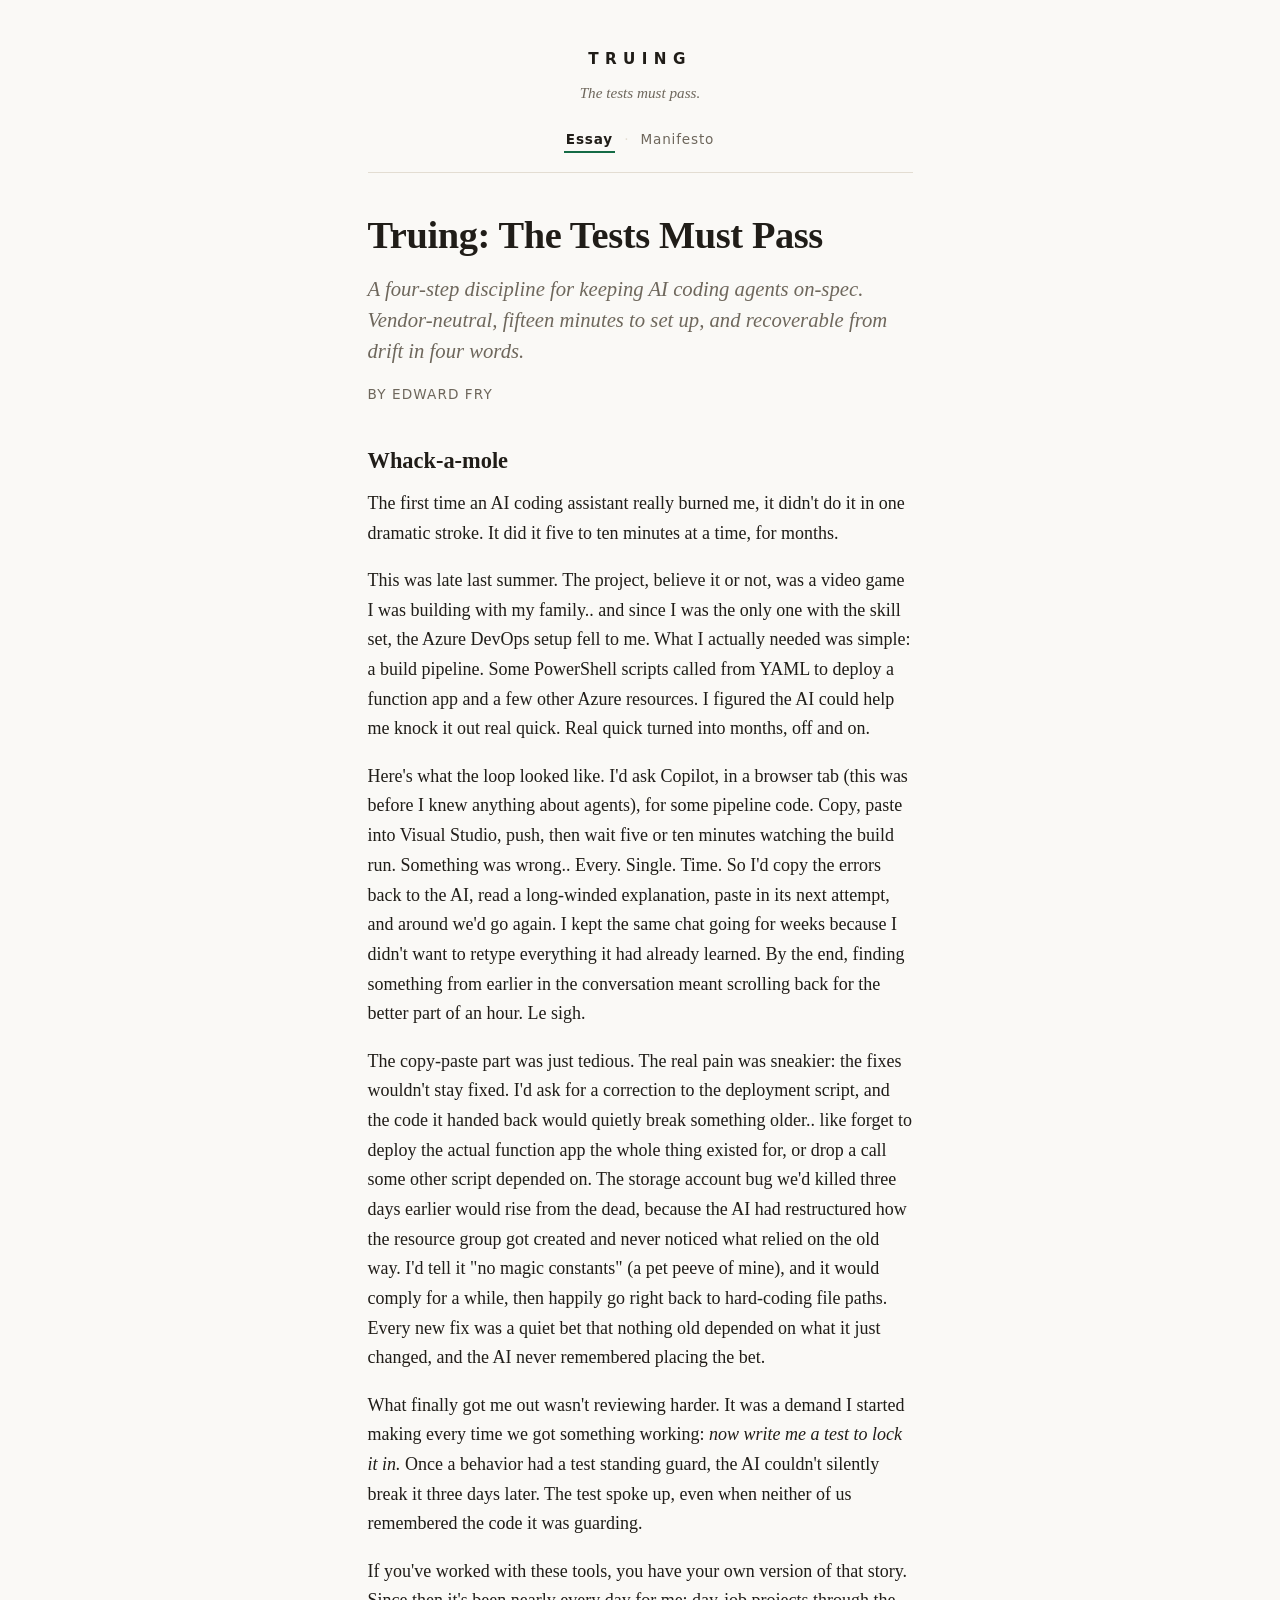
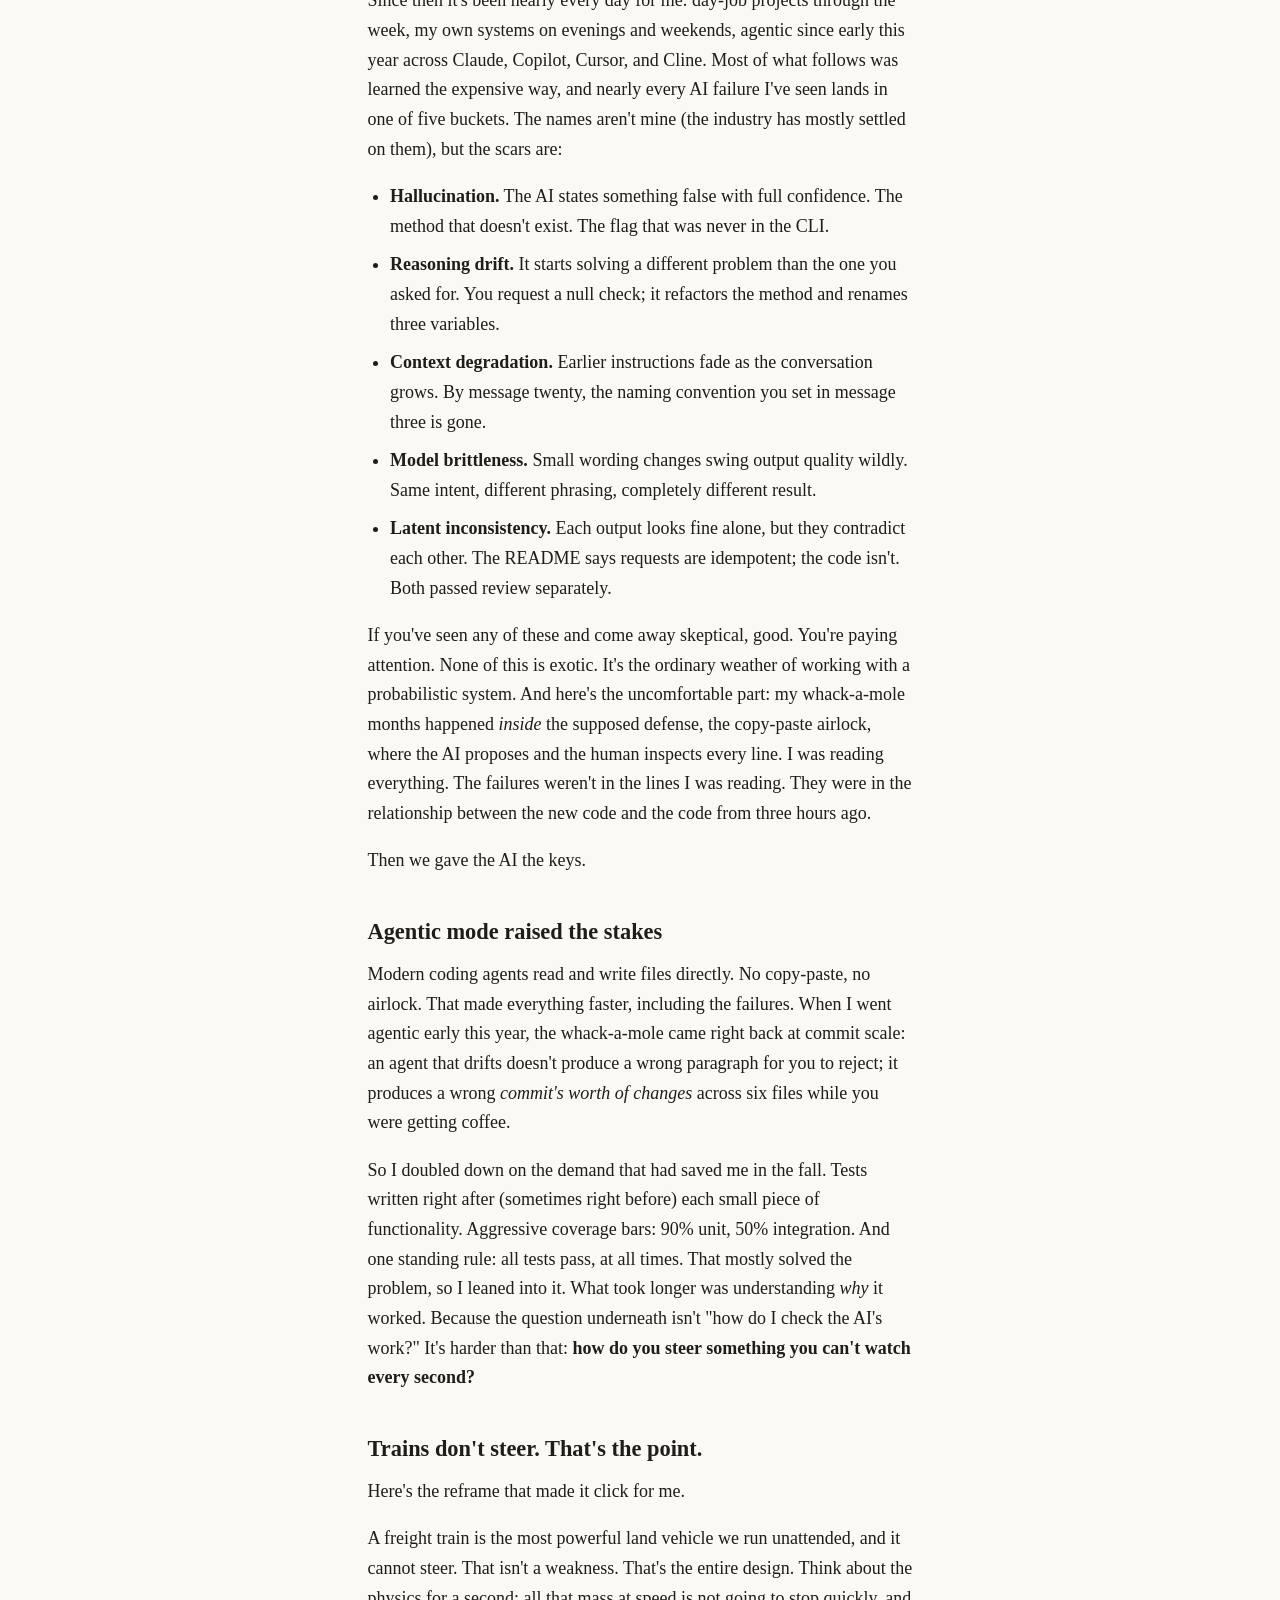
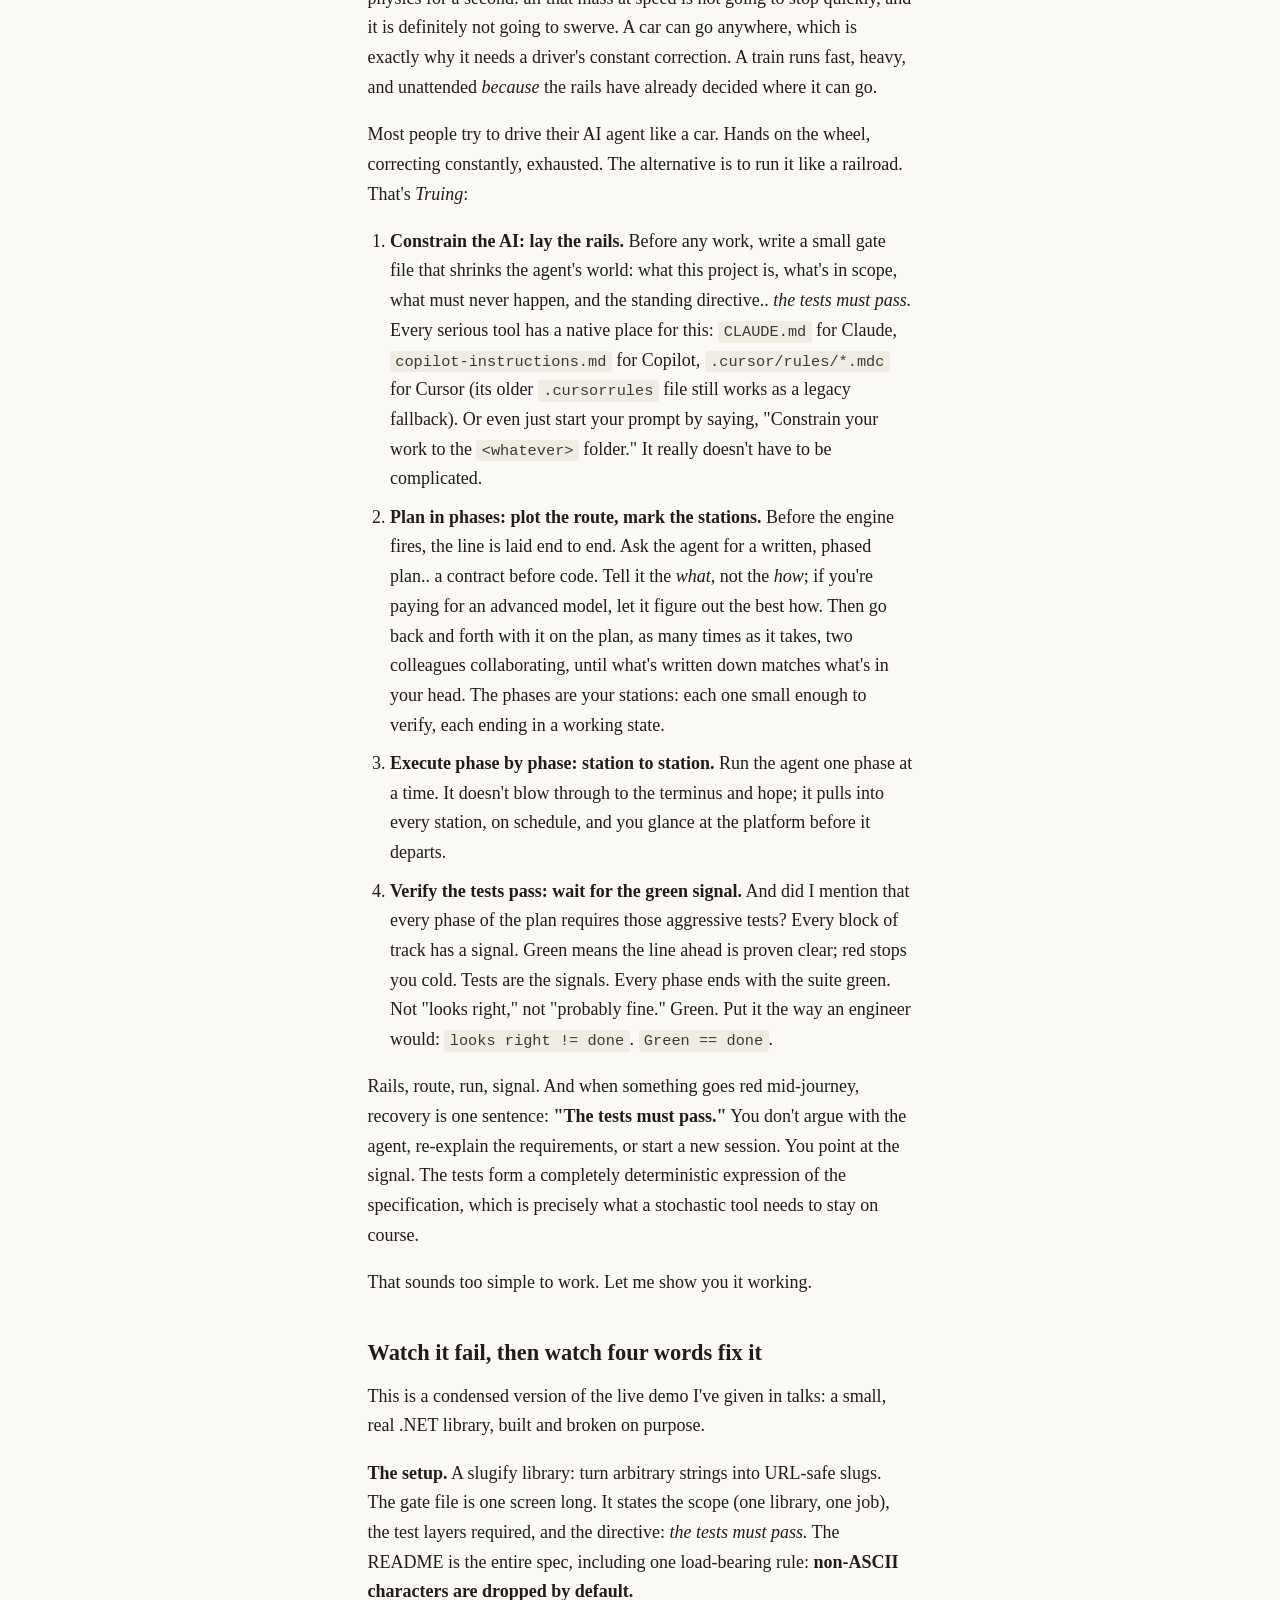
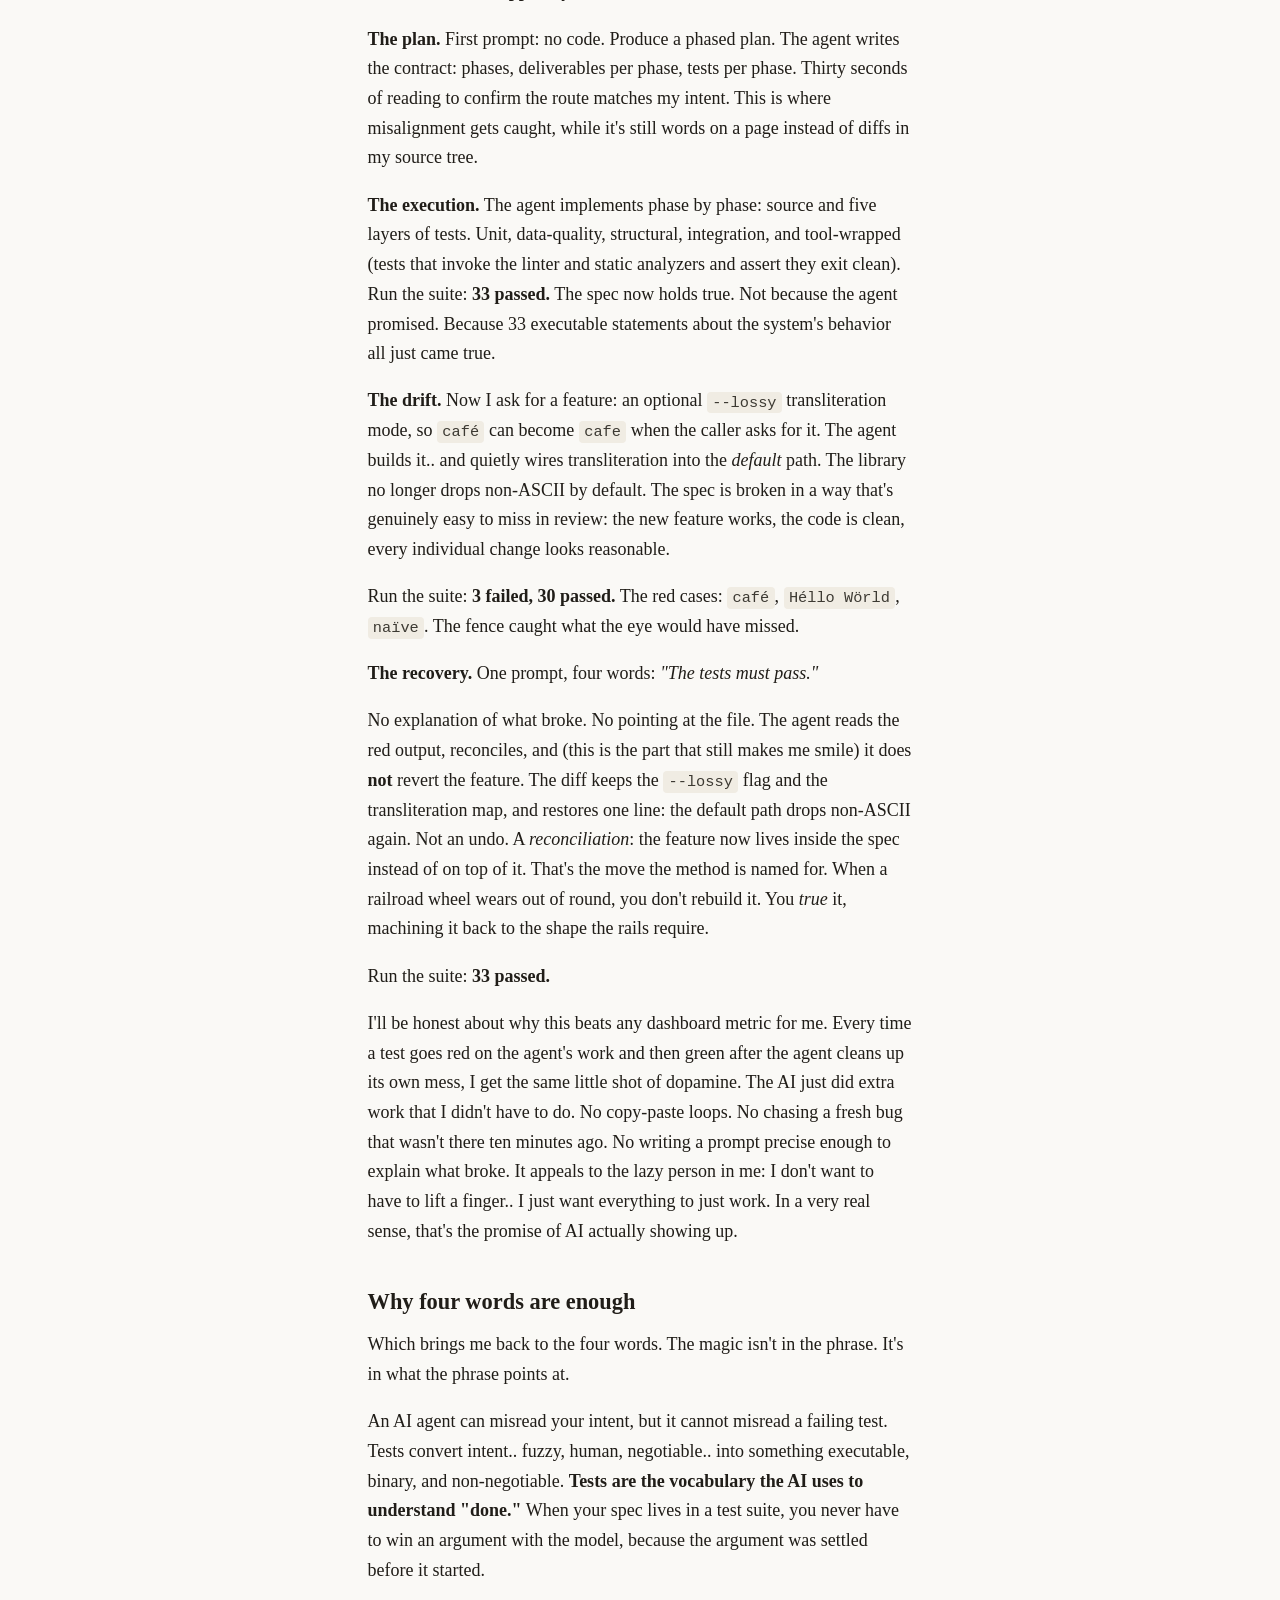
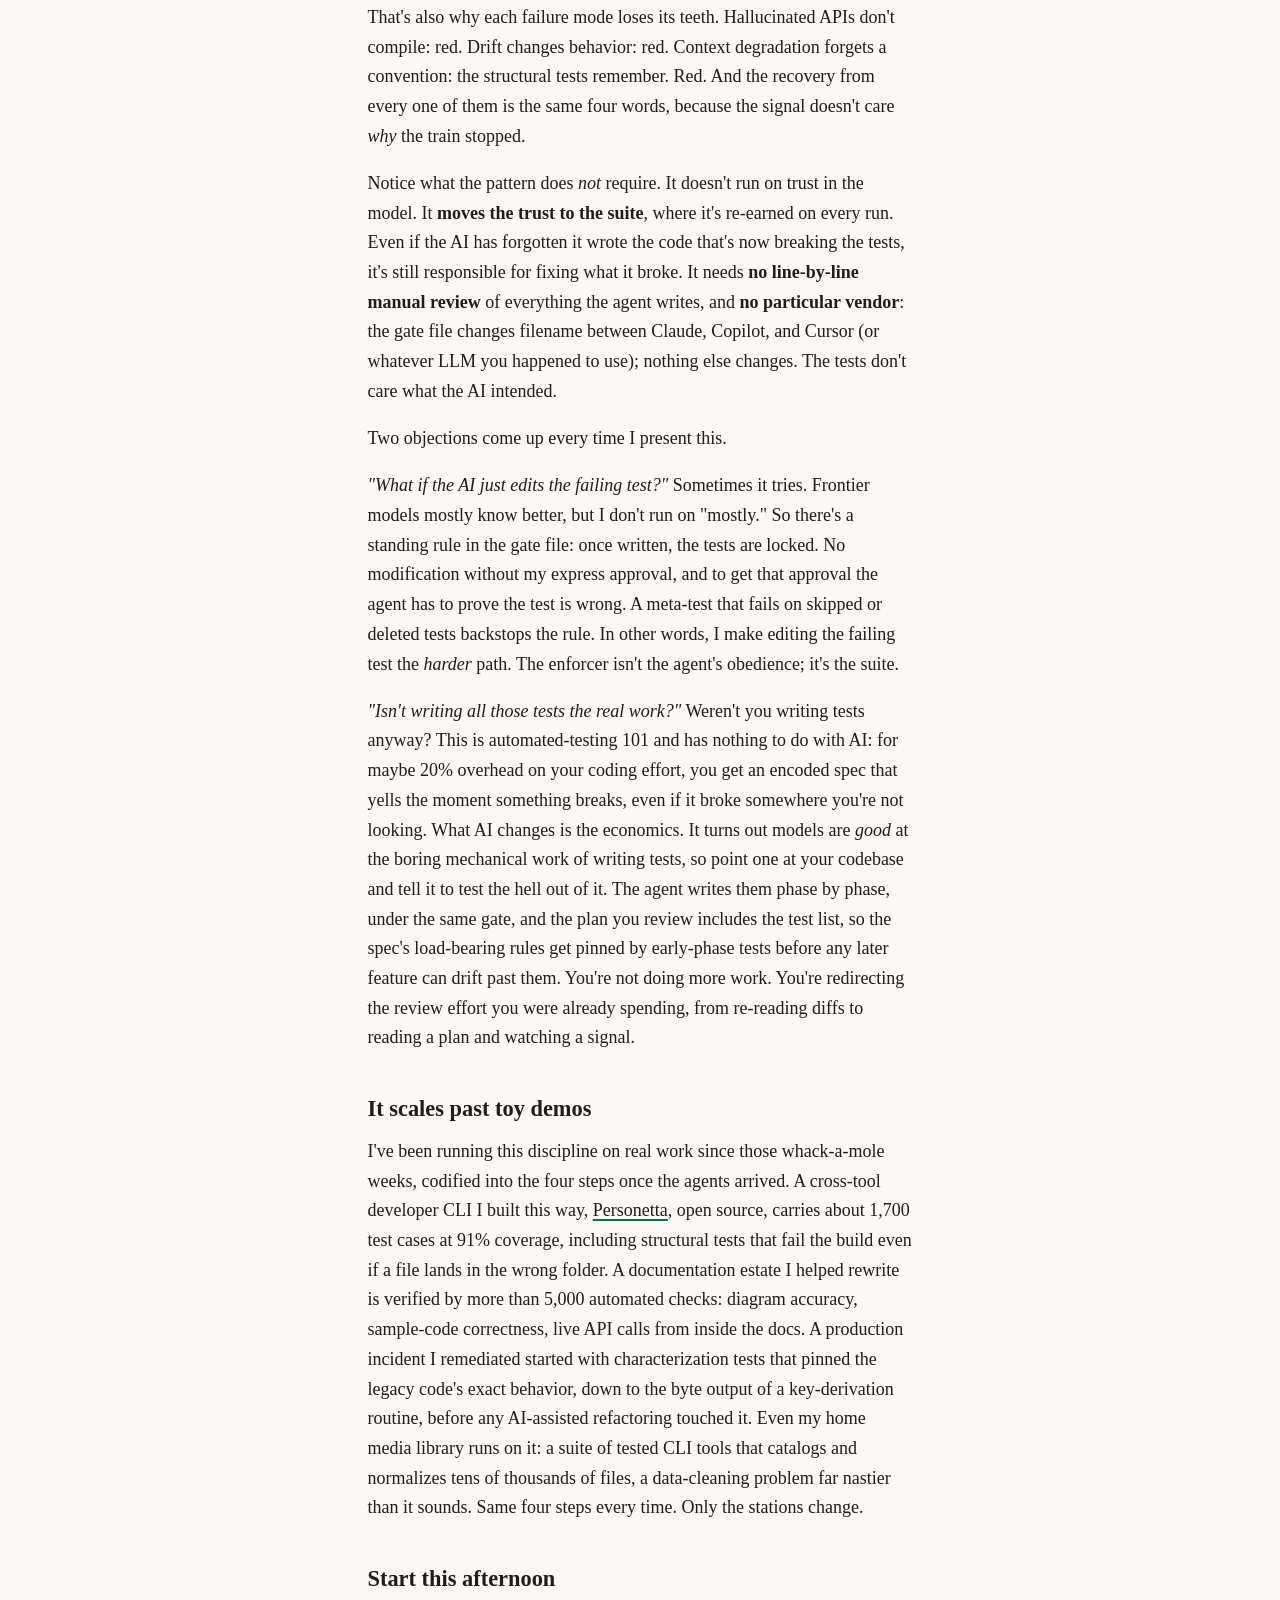
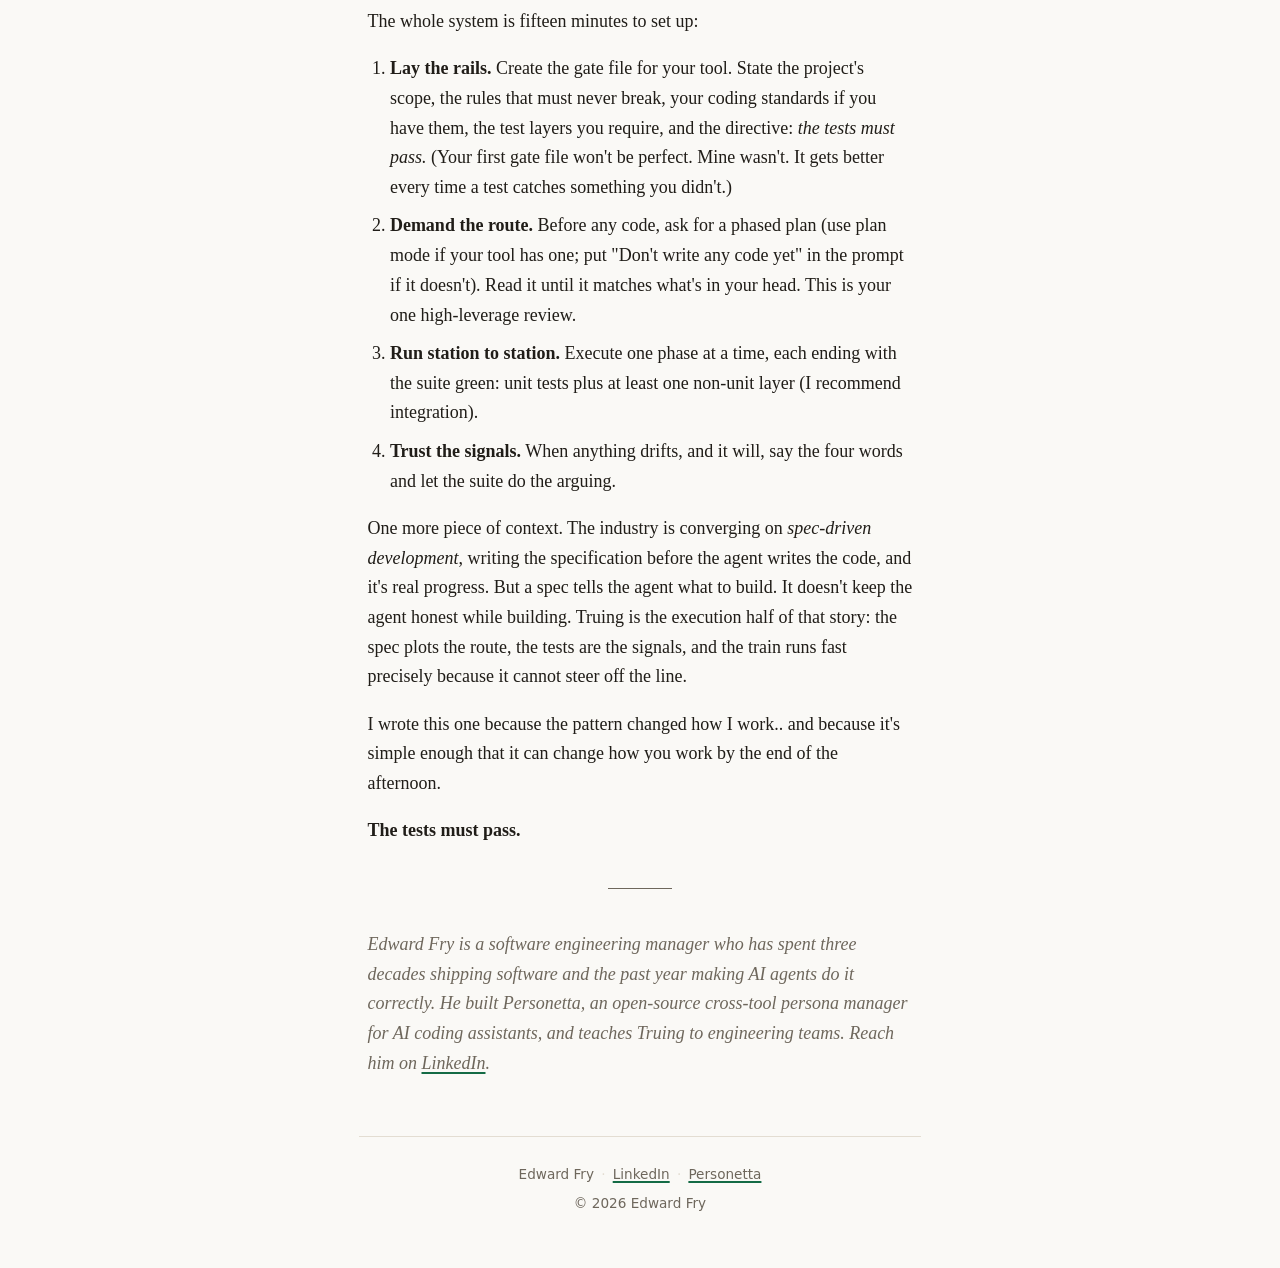
<file: index.html>
<!DOCTYPE html>
<html lang="en">
<head>
<meta charset="utf-8">
<meta name="viewport" content="width=device-width, initial-scale=1">
<title>Truing · quality-first AI development</title>
<meta name="description" content="Truing: a four-step discipline for keeping AI coding agents on-spec. Vendor-neutral, fifteen minutes to set up, and recoverable from drift in four words. By Edward Fry.">
<meta property="og:type" content="article">
<meta property="og:title" content="Truing: The Tests Must Pass">
<meta property="og:description" content="A four-step discipline for keeping AI coding agents on-spec. Vendor-neutral, fifteen minutes to set up, and recoverable from drift in four words.">
<meta property="og:url" content="https://truing-dev.github.io/">
<meta property="og:site_name" content="Truing">
<meta property="og:image" content="https://truing-dev.github.io/og-image.png">
<meta property="og:image:width" content="1200">
<meta property="og:image:height" content="630">
<meta property="og:image:alt" content="Truing — the tests must pass.">
<meta name="twitter:card" content="summary_large_image">
<meta name="twitter:image" content="https://truing-dev.github.io/og-image.png">
<meta name="theme-color" media="(prefers-color-scheme: light)" content="#faf9f6">
<meta name="theme-color" media="(prefers-color-scheme: dark)" content="#171512">
<link rel="icon" href="favicon.svg" type="image/svg+xml">
<link rel="icon" href="favicon-32.png" sizes="32x32" type="image/png">
<link rel="apple-touch-icon" href="apple-touch-icon.png">
<link rel="stylesheet" href="style.css">
</head>
<body>

<header class="site-header">
  <a class="wordmark" href="./">TRUING</a>
  <p class="tagline">The tests must pass.</p>
  <nav class="site-nav" aria-label="Site">
    <a href="./" aria-current="page">Essay</a><span class="sep" aria-hidden="true">·</span><a href="manifesto.html">Manifesto</a>
  </nav>
</header>

<main>
<article>
  <header>
    <h1>Truing: The Tests Must Pass</h1>
    <p class="standfirst">A four-step discipline for keeping AI coding agents on-spec. Vendor-neutral, fifteen minutes to set up, and recoverable from drift in four words.</p>
    <p class="byline">By Edward Fry</p>
  </header>

  <h2>Whack-a-mole</h2>

  <p>The first time an AI coding assistant really burned me, it didn't do it in one dramatic stroke. It did it five to ten minutes at a time, for months.</p>

  <p>This was late last summer. The project, believe it or not, was a video game I was building with my family.. and since I was the only one with the skill set, the Azure DevOps setup fell to me. What I actually needed was simple: a build pipeline. Some PowerShell scripts called from YAML to deploy a function app and a few other Azure resources. I figured the AI could help me knock it out real quick. Real quick turned into months, off and on.</p>

  <p>Here's what the loop looked like. I'd ask Copilot, in a browser tab (this was before I knew anything about agents), for some pipeline code. Copy, paste into Visual Studio, push, then wait five or ten minutes watching the build run. Something was wrong.. Every. Single. Time. So I'd copy the errors back to the AI, read a long-winded explanation, paste in its next attempt, and around we'd go again. I kept the same chat going for weeks because I didn't want to retype everything it had already learned. By the end, finding something from earlier in the conversation meant scrolling back for the better part of an hour. Le sigh.</p>

  <p>The copy-paste part was just tedious. The real pain was sneakier: the fixes wouldn't stay fixed. I'd ask for a correction to the deployment script, and the code it handed back would quietly break something older.. like forget to deploy the actual function app the whole thing existed for, or drop a call some other script depended on. The storage account bug we'd killed three days earlier would rise from the dead, because the AI had restructured how the resource group got created and never noticed what relied on the old way. I'd tell it "no magic constants" (a pet peeve of mine), and it would comply for a while, then happily go right back to hard-coding file paths. Every new fix was a quiet bet that nothing old depended on what it just changed, and the AI never remembered placing the bet.</p>

  <p>What finally got me out wasn't reviewing harder. It was a demand I started making every time we got something working: <em>now write me a test to lock it in.</em> Once a behavior had a test standing guard, the AI couldn't silently break it three days later. The test spoke up, even when neither of us remembered the code it was guarding.</p>

  <p>If you've worked with these tools, you have your own version of that story. Since then it's been nearly every day for me: day-job projects through the week, my own systems on evenings and weekends, agentic since early this year across Claude, Copilot, Cursor, and Cline. Most of what follows was learned the expensive way, and nearly every AI failure I've seen lands in one of five buckets. The names aren't mine (the industry has mostly settled on them), but the scars are:</p>

  <ul>
    <li><strong>Hallucination.</strong> The AI states something false with full confidence. The method that doesn't exist. The flag that was never in the CLI.</li>
    <li><strong>Reasoning drift.</strong> It starts solving a different problem than the one you asked for. You request a null check; it refactors the method and renames three variables.</li>
    <li><strong>Context degradation.</strong> Earlier instructions fade as the conversation grows. By message twenty, the naming convention you set in message three is gone.</li>
    <li><strong>Model brittleness.</strong> Small wording changes swing output quality wildly. Same intent, different phrasing, completely different result.</li>
    <li><strong>Latent inconsistency.</strong> Each output looks fine alone, but they contradict each other. The README says requests are idempotent; the code isn't. Both passed review separately.</li>
  </ul>

  <p>If you've seen any of these and come away skeptical, good. You're paying attention. None of this is exotic. It's the ordinary weather of working with a probabilistic system. And here's the uncomfortable part: my whack-a-mole months happened <em>inside</em> the supposed defense, the copy-paste airlock, where the AI proposes and the human inspects every line. I was reading everything. The failures weren't in the lines I was reading. They were in the relationship between the new code and the code from three hours ago.</p>

  <p>Then we gave the AI the keys.</p>

  <h2>Agentic mode raised the stakes</h2>

  <p>Modern coding agents read and write files directly. No copy-paste, no airlock. That made everything faster, including the failures. When I went agentic early this year, the whack-a-mole came right back at commit scale: an agent that drifts doesn't produce a wrong paragraph for you to reject; it produces a wrong <em>commit's worth of changes</em> across six files while you were getting coffee.</p>

  <p>So I doubled down on the demand that had saved me in the fall. Tests written right after (sometimes right before) each small piece of functionality. Aggressive coverage bars: 90% unit, 50% integration. And one standing rule: all tests pass, at all times. That mostly solved the problem, so I leaned into it. What took longer was understanding <em>why</em> it worked. Because the question underneath isn't "how do I check the AI's work?" It's harder than that: <strong>how do you steer something you can't watch every second?</strong></p>

  <h2>Trains don't steer. That's the point.</h2>

  <p>Here's the reframe that made it click for me.</p>

  <p>A freight train is the most powerful land vehicle we run unattended, and it cannot steer. That isn't a weakness. That's the entire design. Think about the physics for a second: all that mass at speed is not going to stop quickly, and it is definitely not going to swerve. A car can go anywhere, which is exactly why it needs a driver's constant correction. A train runs fast, heavy, and unattended <em>because</em> the rails have already decided where it can go.</p>

  <p>Most people try to drive their AI agent like a car. Hands on the wheel, correcting constantly, exhausted. The alternative is to run it like a railroad. That's <em>Truing</em>:</p>

  <ol>
    <li><p><strong>Constrain the AI: lay the rails.</strong> Before any work, write a small gate file that shrinks the agent's world: what this project is, what's in scope, what must never happen, and the standing directive.. <em>the tests must pass.</em> Every serious tool has a native place for this: <code>CLAUDE.md</code> for Claude, <code>copilot-instructions.md</code> for Copilot, <code>.cursor/rules/*.mdc</code> for Cursor (its older <code>.cursorrules</code> file still works as a legacy fallback). Or even just start your prompt by saying, "Constrain your work to the <code>&lt;whatever&gt;</code> folder." It really doesn't have to be complicated.</p></li>
    <li><p><strong>Plan in phases: plot the route, mark the stations.</strong> Before the engine fires, the line is laid end to end. Ask the agent for a written, phased plan.. a contract before code. Tell it the <em>what</em>, not the <em>how</em>; if you're paying for an advanced model, let it figure out the best how. Then go back and forth with it on the plan, as many times as it takes, two colleagues collaborating, until what's written down matches what's in your head. The phases are your stations: each one small enough to verify, each ending in a working state.</p></li>
    <li><p><strong>Execute phase by phase: station to station.</strong> Run the agent one phase at a time. It doesn't blow through to the terminus and hope; it pulls into every station, on schedule, and you glance at the platform before it departs.</p></li>
    <li><p><strong>Verify the tests pass: wait for the green signal.</strong> And did I mention that every phase of the plan requires those aggressive tests? Every block of track has a signal. Green means the line ahead is proven clear; red stops you cold. Tests are the signals. Every phase ends with the suite green. Not "looks right," not "probably fine." Green. Put it the way an engineer would: <code>looks right != done</code>. <code>Green == done</code>.</p></li>
  </ol>

  <p>Rails, route, run, signal. And when something goes red mid-journey, recovery is one sentence: <strong>"The tests must pass."</strong> You don't argue with the agent, re-explain the requirements, or start a new session. You point at the signal. The tests form a completely deterministic expression of the specification, which is precisely what a stochastic tool needs to stay on course.</p>

  <p>That sounds too simple to work. Let me show you it working.</p>

  <h2>Watch it fail, then watch four words fix it</h2>

  <p>This is a condensed version of the live demo I've given in talks: a small, real .NET library, built and broken on purpose.</p>

  <p><strong>The setup.</strong> A slugify library: turn arbitrary strings into URL-safe slugs. The gate file is one screen long. It states the scope (one library, one job), the test layers required, and the directive: <em>the tests must pass.</em> The README is the entire spec, including one load-bearing rule: <strong>non-ASCII characters are dropped by default.</strong></p>

  <p><strong>The plan.</strong> First prompt: no code. Produce a phased plan. The agent writes the contract: phases, deliverables per phase, tests per phase. Thirty seconds of reading to confirm the route matches my intent. This is where misalignment gets caught, while it's still words on a page instead of diffs in my source tree.</p>

  <p><strong>The execution.</strong> The agent implements phase by phase: source and five layers of tests. Unit, data-quality, structural, integration, and tool-wrapped (tests that invoke the linter and static analyzers and assert they exit clean). Run the suite: <strong>33 passed.</strong> The spec now holds true. Not because the agent promised. Because 33 executable statements about the system's behavior all just came true.</p>

  <p><strong>The drift.</strong> Now I ask for a feature: an optional <code>--lossy</code> transliteration mode, so <code>café</code> can become <code>cafe</code> when the caller asks for it. The agent builds it.. and quietly wires transliteration into the <em>default</em> path. The library no longer drops non-ASCII by default. The spec is broken in a way that's genuinely easy to miss in review: the new feature works, the code is clean, every individual change looks reasonable.</p>

  <p>Run the suite: <strong>3 failed, 30 passed.</strong> The red cases: <code>café</code>, <code>Héllo Wörld</code>, <code>naïve</code>. The fence caught what the eye would have missed.</p>

  <p><strong>The recovery.</strong> One prompt, four words: <em>"The tests must pass."</em></p>

  <p>No explanation of what broke. No pointing at the file. The agent reads the red output, reconciles, and (this is the part that still makes me smile) it does <strong>not</strong> revert the feature. The diff keeps the <code>--lossy</code> flag and the transliteration map, and restores one line: the default path drops non-ASCII again. Not an undo. A <em>reconciliation</em>: the feature now lives inside the spec instead of on top of it. That's the move the method is named for. When a railroad wheel wears out of round, you don't rebuild it. You <em>true</em> it, machining it back to the shape the rails require.</p>

  <p>Run the suite: <strong>33 passed.</strong></p>

  <p>I'll be honest about why this beats any dashboard metric for me. Every time a test goes red on the agent's work and then green after the agent cleans up its own mess, I get the same little shot of dopamine. The AI just did extra work that I didn't have to do. No copy-paste loops. No chasing a fresh bug that wasn't there ten minutes ago. No writing a prompt precise enough to explain what broke. It appeals to the lazy person in me: I don't want to have to lift a finger.. I just want everything to just work. In a very real sense, that's the promise of AI actually showing up.</p>

  <h2>Why four words are enough</h2>

  <p>Which brings me back to the four words. The magic isn't in the phrase. It's in what the phrase points at.</p>

  <p>An AI agent can misread your intent, but it cannot misread a failing test. Tests convert intent.. fuzzy, human, negotiable.. into something executable, binary, and non-negotiable. <strong>Tests are the vocabulary the AI uses to understand "done."</strong> When your spec lives in a test suite, you never have to win an argument with the model, because the argument was settled before it started.</p>

  <p>That's also why each failure mode loses its teeth. Hallucinated APIs don't compile: red. Drift changes behavior: red. Context degradation forgets a convention: the structural tests remember. Red. And the recovery from every one of them is the same four words, because the signal doesn't care <em>why</em> the train stopped.</p>

  <p>Notice what the pattern does <em>not</em> require. It doesn't run on trust in the model. It <strong>moves the trust to the suite</strong>, where it's re-earned on every run. Even if the AI has forgotten it wrote the code that's now breaking the tests, it's still responsible for fixing what it broke. It needs <strong>no line-by-line manual review</strong> of everything the agent writes, and <strong>no particular vendor</strong>: the gate file changes filename between Claude, Copilot, and Cursor (or whatever LLM you happened to use); nothing else changes. The tests don't care what the AI intended.</p>

  <p>Two objections come up every time I present this.</p>

  <p><em>"What if the AI just edits the failing test?"</em> Sometimes it tries. Frontier models mostly know better, but I don't run on "mostly." So there's a standing rule in the gate file: once written, the tests are locked. No modification without my express approval, and to get that approval the agent has to prove the test is wrong. A meta-test that fails on skipped or deleted tests backstops the rule. In other words, I make editing the failing test the <em>harder</em> path. The enforcer isn't the agent's obedience; it's the suite.</p>

  <p><em>"Isn't writing all those tests the real work?"</em> Weren't you writing tests anyway? This is automated-testing 101 and has nothing to do with AI: for maybe 20% overhead on your coding effort, you get an encoded spec that yells the moment something breaks, even if it broke somewhere you're not looking. What AI changes is the economics. It turns out models are <em>good</em> at the boring mechanical work of writing tests, so point one at your codebase and tell it to test the hell out of it. The agent writes them phase by phase, under the same gate, and the plan you review includes the test list, so the spec's load-bearing rules get pinned by early-phase tests before any later feature can drift past them. You're not doing more work. You're redirecting the review effort you were already spending, from re-reading diffs to reading a plan and watching a signal.</p>

  <h2>It scales past toy demos</h2>

  <p>I've been running this discipline on real work since those whack-a-mole weeks, codified into the four steps once the agents arrived. A cross-tool developer CLI I built this way, <a href="https://github.com/EdwardAF-IT/Personetta">Personetta</a>, open source, carries about 1,700 test cases at 91% coverage, including structural tests that fail the build even if a file lands in the wrong folder. A documentation estate I helped rewrite is verified by more than 5,000 automated checks: diagram accuracy, sample-code correctness, live API calls from inside the docs. A production incident I remediated started with characterization tests that pinned the legacy code's exact behavior, down to the byte output of a key-derivation routine, before any AI-assisted refactoring touched it. Even my home media library runs on it: a suite of tested CLI tools that catalogs and normalizes tens of thousands of files, a data-cleaning problem far nastier than it sounds. Same four steps every time. Only the stations change.</p>

  <h2>Start this afternoon</h2>

  <p>The whole system is fifteen minutes to set up:</p>

  <ol>
    <li><strong>Lay the rails.</strong> Create the gate file for your tool. State the project's scope, the rules that must never break, your coding standards if you have them, the test layers you require, and the directive: <em>the tests must pass.</em> (Your first gate file won't be perfect. Mine wasn't. It gets better every time a test catches something you didn't.)</li>
    <li><strong>Demand the route.</strong> Before any code, ask for a phased plan (use plan mode if your tool has one; put "Don't write any code yet" in the prompt if it doesn't). Read it until it matches what's in your head. This is your one high-leverage review.</li>
    <li><strong>Run station to station.</strong> Execute one phase at a time, each ending with the suite green: unit tests plus at least one non-unit layer (I recommend integration).</li>
    <li><strong>Trust the signals.</strong> When anything drifts, and it will, say the four words and let the suite do the arguing.</li>
  </ol>

  <p>One more piece of context. The industry is converging on <em>spec-driven development</em>, writing the specification before the agent writes the code, and it's real progress. But a spec tells the agent what to build. It doesn't keep the agent honest while building. Truing is the execution half of that story: the spec plots the route, the tests are the signals, and the train runs fast precisely because it cannot steer off the line.</p>

  <p>I wrote this one because the pattern changed how I work.. and because it's simple enough that it can change how you work by the end of the afternoon.</p>

  <p><strong>The tests must pass.</strong></p>

  <hr>

  <p class="endnote">Edward Fry is a software engineering manager who has spent three decades shipping software and the past year making AI agents do it correctly. He built Personetta, an open-source cross-tool persona manager for AI coding assistants, and teaches Truing to engineering teams. Reach him on <a href="https://www.linkedin.com/in/edwardfry">LinkedIn</a>.</p>
</article>
</main>

<footer class="site-footer">
  <p>Edward Fry<span class="sep" aria-hidden="true">·</span><a href="https://www.linkedin.com/in/edwardfry">LinkedIn</a><span class="sep" aria-hidden="true">·</span><a href="https://github.com/EdwardAF-IT/Personetta">Personetta</a></p>
  <p>© 2026 Edward Fry</p>
</footer>

</body>
</html>
</file>
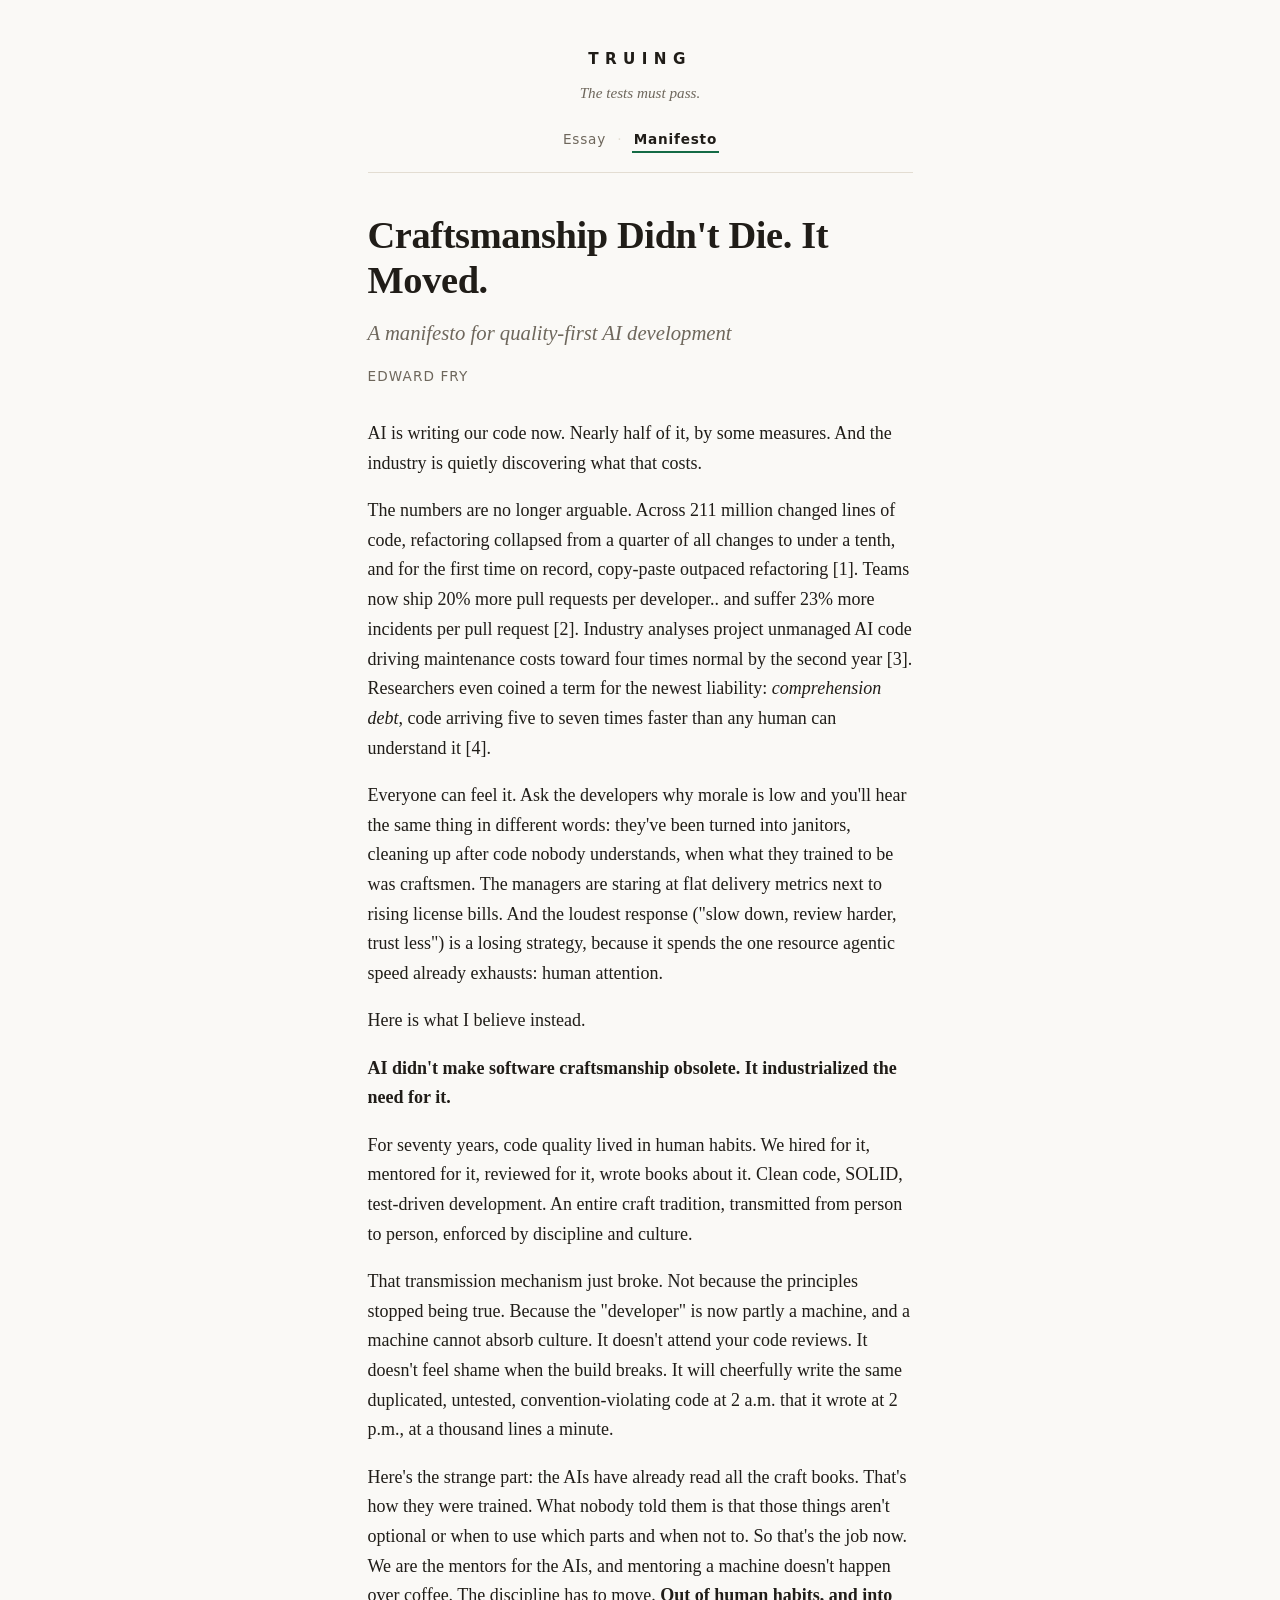
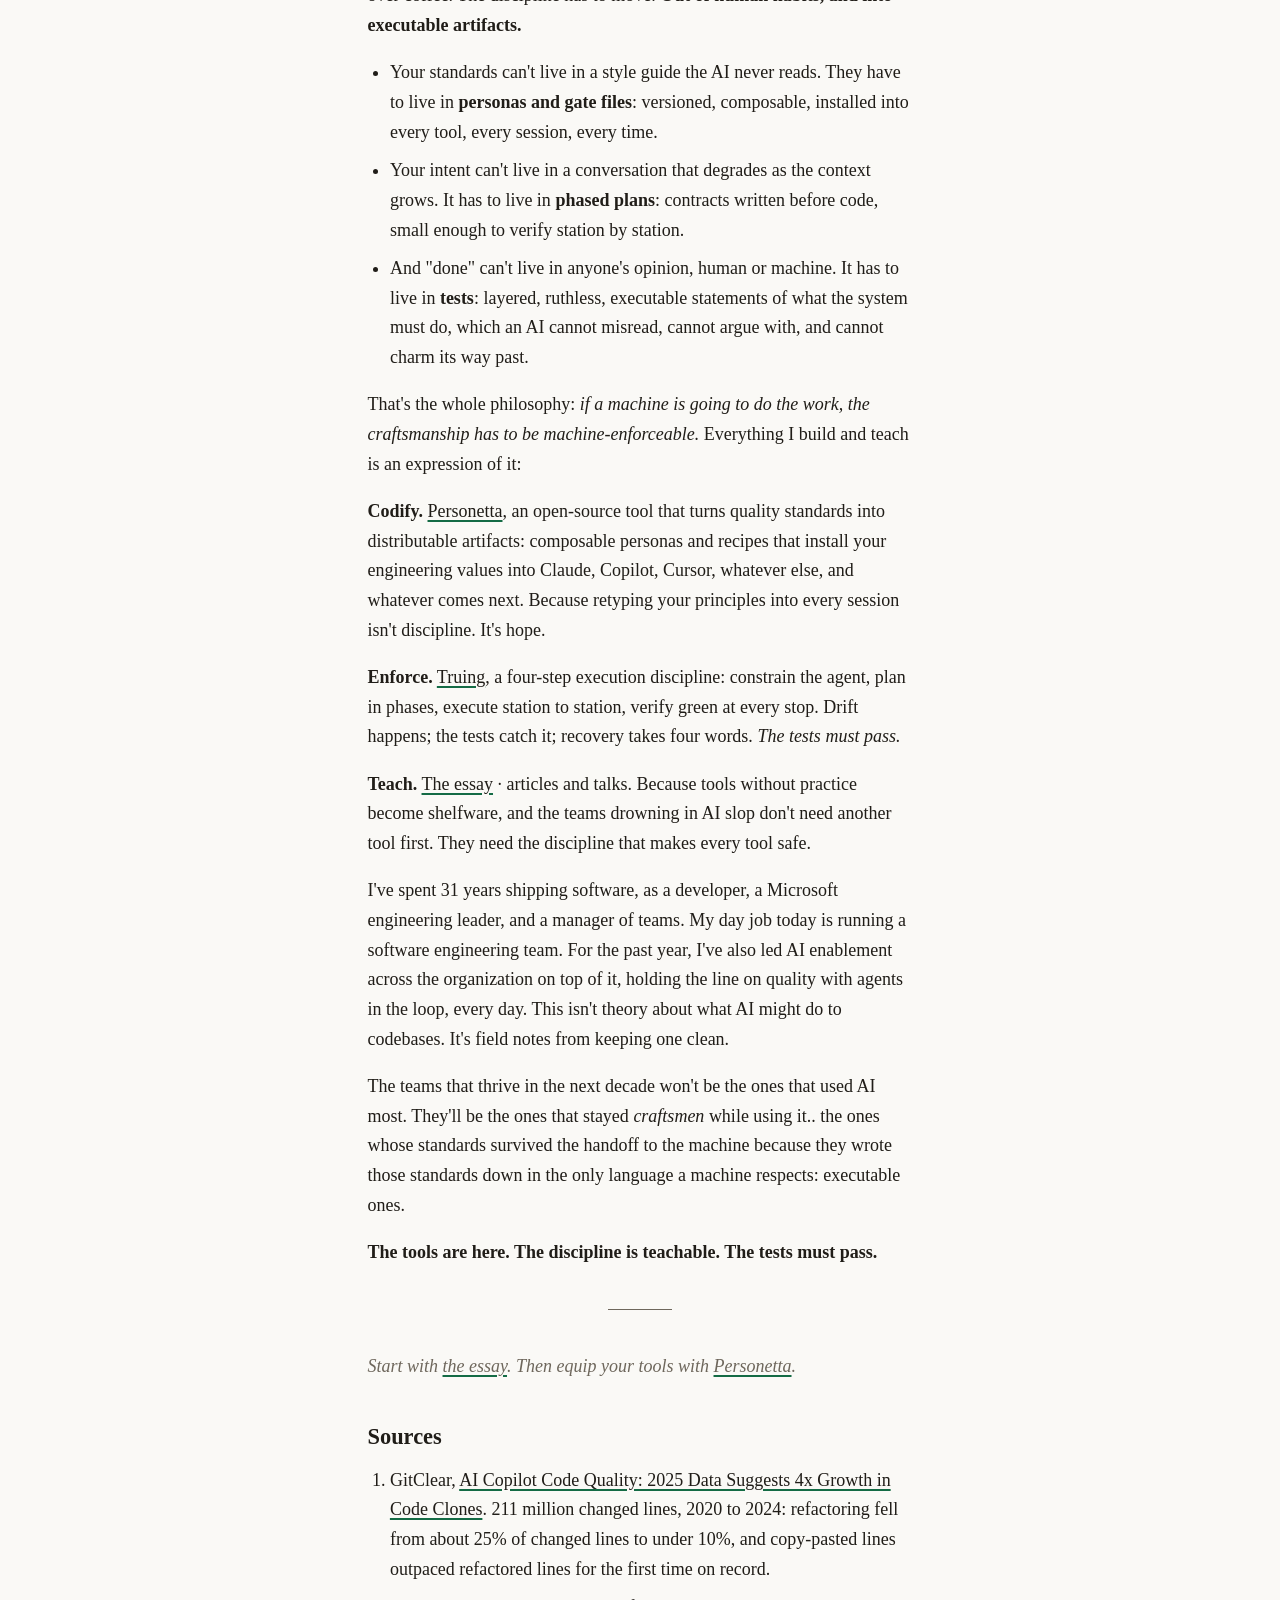
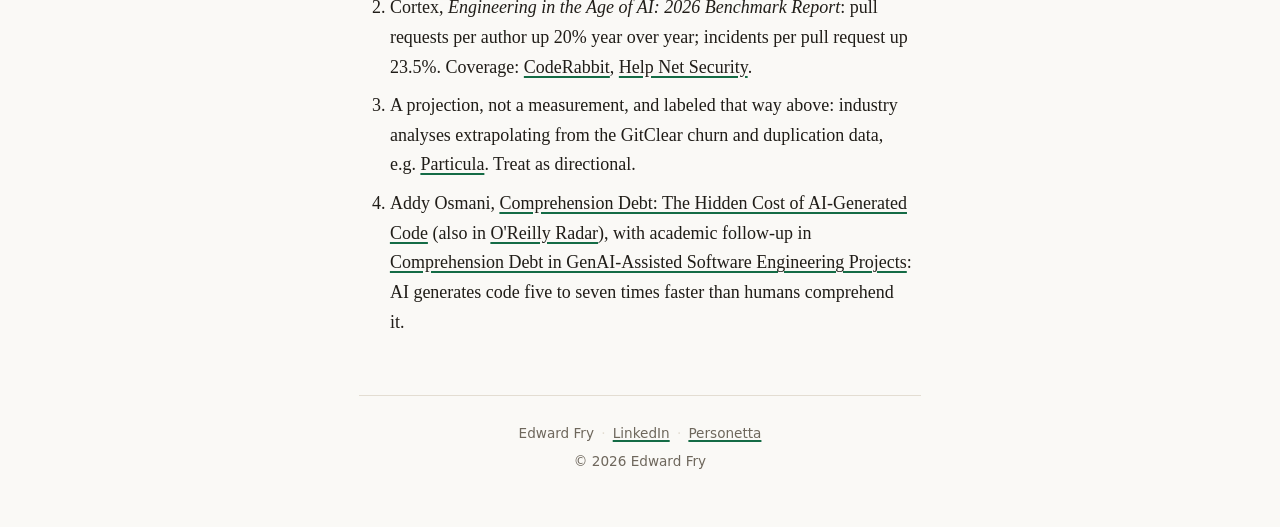
<file: manifesto.html>
<!DOCTYPE html>
<html lang="en">
<head>
<meta charset="utf-8">
<meta name="viewport" content="width=device-width, initial-scale=1">
<title>Craftsmanship Didn't Die. It Moved. · Truing</title>
<meta name="description" content="A manifesto for quality-first AI development. AI didn't make software craftsmanship obsolete. It industrialized the need for it. By Edward Fry.">
<meta property="og:type" content="article">
<meta property="og:title" content="Craftsmanship Didn't Die. It Moved.">
<meta property="og:description" content="A manifesto for quality-first AI development. AI didn't make software craftsmanship obsolete. It industrialized the need for it.">
<meta property="og:url" content="https://truing-dev.github.io/manifesto.html">
<meta property="og:site_name" content="Truing">
<meta property="og:image" content="https://truing-dev.github.io/og-image.png">
<meta property="og:image:width" content="1200">
<meta property="og:image:height" content="630">
<meta property="og:image:alt" content="Truing — the tests must pass.">
<meta name="twitter:card" content="summary_large_image">
<meta name="twitter:image" content="https://truing-dev.github.io/og-image.png">
<meta name="theme-color" media="(prefers-color-scheme: light)" content="#faf9f6">
<meta name="theme-color" media="(prefers-color-scheme: dark)" content="#171512">
<link rel="icon" href="favicon.svg" type="image/svg+xml">
<link rel="icon" href="favicon-32.png" sizes="32x32" type="image/png">
<link rel="apple-touch-icon" href="apple-touch-icon.png">
<link rel="stylesheet" href="style.css">
</head>
<body>

<header class="site-header">
  <a class="wordmark" href="./">TRUING</a>
  <p class="tagline">The tests must pass.</p>
  <nav class="site-nav" aria-label="Site">
    <a href="./">Essay</a><span class="sep" aria-hidden="true">·</span><a href="manifesto.html" aria-current="page">Manifesto</a>
  </nav>
</header>

<main>
<article>
  <header>
    <h1>Craftsmanship Didn't Die. It Moved.</h1>
    <p class="standfirst">A manifesto for quality-first AI development</p>
    <p class="byline">Edward Fry</p>
  </header>

  <p>AI is writing our code now. Nearly half of it, by some measures. And the industry is quietly discovering what that costs.</p>

  <p>The numbers are no longer arguable. Across 211 million changed lines of code, refactoring collapsed from a quarter of all changes to under a tenth, and for the first time on record, copy-paste outpaced refactoring [1]. Teams now ship 20% more pull requests per developer.. and suffer 23% more incidents per pull request [2]. Industry analyses project unmanaged AI code driving maintenance costs toward four times normal by the second year [3]. Researchers even coined a term for the newest liability: <em>comprehension debt</em>, code arriving five to seven times faster than any human can understand it [4].</p>

  <p>Everyone can feel it. Ask the developers why morale is low and you'll hear the same thing in different words: they've been turned into janitors, cleaning up after code nobody understands, when what they trained to be was craftsmen. The managers are staring at flat delivery metrics next to rising license bills. And the loudest response ("slow down, review harder, trust less") is a losing strategy, because it spends the one resource agentic speed already exhausts: human attention.</p>

  <p>Here is what I believe instead.</p>

  <p><strong>AI didn't make software craftsmanship obsolete. It industrialized the need for it.</strong></p>

  <p>For seventy years, code quality lived in human habits. We hired for it, mentored for it, reviewed for it, wrote books about it. Clean code, SOLID, test-driven development. An entire craft tradition, transmitted from person to person, enforced by discipline and culture.</p>

  <p>That transmission mechanism just broke. Not because the principles stopped being true. Because the "developer" is now partly a machine, and a machine cannot absorb culture. It doesn't attend your code reviews. It doesn't feel shame when the build breaks. It will cheerfully write the same duplicated, untested, convention-violating code at 2 a.m. that it wrote at 2 p.m., at a thousand lines a minute.</p>

  <p>Here's the strange part: the AIs have already read all the craft books. That's how they were trained. What nobody told them is that those things aren't optional or when to use which parts and when not to. So that's the job now. We are the mentors for the AIs, and mentoring a machine doesn't happen over coffee. The discipline has to move. <strong>Out of human habits, and into executable artifacts.</strong></p>

  <ul>
    <li>Your standards can't live in a style guide the AI never reads. They have to live in <strong>personas and gate files</strong>: versioned, composable, installed into every tool, every session, every time.</li>
    <li>Your intent can't live in a conversation that degrades as the context grows. It has to live in <strong>phased plans</strong>: contracts written before code, small enough to verify station by station.</li>
    <li>And "done" can't live in anyone's opinion, human or machine. It has to live in <strong>tests</strong>: layered, ruthless, executable statements of what the system must do, which an AI cannot misread, cannot argue with, and cannot charm its way past.</li>
  </ul>

  <p>That's the whole philosophy: <em>if a machine is going to do the work, the craftsmanship has to be machine-enforceable.</em> Everything I build and teach is an expression of it:</p>

  <p><strong>Codify.</strong> <a href="https://github.com/EdwardAF-IT/Personetta">Personetta</a>, an open-source tool that turns quality standards into distributable artifacts: composable personas and recipes that install your engineering values into Claude, Copilot, Cursor, whatever else, and whatever comes next. Because retyping your principles into every session isn't discipline. It's hope.</p>

  <p><strong>Enforce.</strong> <a href="./">Truing</a>, a four-step execution discipline: constrain the agent, plan in phases, execute station to station, verify green at every stop. Drift happens; the tests catch it; recovery takes four words. <em>The tests must pass.</em></p>

  <p><strong>Teach.</strong> <a href="./">The essay</a> · articles and talks. Because tools without practice become shelfware, and the teams drowning in AI slop don't need another tool first. They need the discipline that makes every tool safe.</p>

  <p>I've spent 31 years shipping software, as a developer, a Microsoft engineering leader, and a manager of teams. My day job today is running a software engineering team. For the past year, I've also led AI enablement across the organization on top of it, holding the line on quality with agents in the loop, every day. This isn't theory about what AI might do to codebases. It's field notes from keeping one clean.</p>

  <p>The teams that thrive in the next decade won't be the ones that used AI most. They'll be the ones that stayed <em>craftsmen</em> while using it.. the ones whose standards survived the handoff to the machine because they wrote those standards down in the only language a machine respects: executable ones.</p>

  <p><strong>The tools are here. The discipline is teachable. The tests must pass.</strong></p>

  <hr>

  <p class="endnote">Start with <a href="./">the essay</a>. Then equip your tools with <a href="https://github.com/EdwardAF-IT/Personetta">Personetta</a>.</p>

  <h2>Sources</h2>

  <ol>
    <li>GitClear, <a href="https://www.gitclear.com/ai_assistant_code_quality_2025_research">AI Copilot Code Quality: 2025 Data Suggests 4x Growth in Code Clones</a>. 211 million changed lines, 2020 to 2024: refactoring fell from about 25% of changed lines to under 10%, and copy-pasted lines outpaced refactored lines for the first time on record.</li>
    <li>Cortex, <em>Engineering in the Age of AI: 2026 Benchmark Report</em>: pull requests per author up 20% year over year; incidents per pull request up 23.5%. Coverage: <a href="https://www.coderabbit.ai/blog/why-2025-was-the-year-the-internet-kept-breaking-studies-show-increased-incidents-due-to-ai">CodeRabbit</a>, <a href="https://www.helpnetsecurity.com/2025/12/23/coderabbit-ai-assisted-pull-requests-report/">Help Net Security</a>.</li>
    <li>A projection, not a measurement, and labeled that way above: industry analyses extrapolating from the GitClear churn and duplication data, e.g. <a href="https://particula.tech/blog/ai-code-churn-cloning-tech-debt-data-41-percent-generated">Particula</a>. Treat as directional.</li>
    <li>Addy Osmani, <a href="https://addyosmani.com/blog/comprehension-debt/">Comprehension Debt: The Hidden Cost of AI-Generated Code</a> (also in <a href="https://www.oreilly.com/radar/comprehension-debt-the-hidden-cost-of-ai-generated-code/">O'Reilly Radar</a>), with academic follow-up in <a href="https://arxiv.org/html/2604.13277v1">Comprehension Debt in GenAI-Assisted Software Engineering Projects</a>: AI generates code five to seven times faster than humans comprehend it.</li>
  </ol>
</article>
</main>

<footer class="site-footer">
  <p>Edward Fry<span class="sep" aria-hidden="true">·</span><a href="https://www.linkedin.com/in/edwardfry">LinkedIn</a><span class="sep" aria-hidden="true">·</span><a href="https://github.com/EdwardAF-IT/Personetta">Personetta</a></p>
  <p>© 2026 Edward Fry</p>
</footer>

</body>
</html>
</file>
<file: style.css>
/* Truing — truing-dev.github.io */

:root {
  --bg: #faf9f6;
  --ink: #201d18;
  --muted: #6e675c;
  --accent: #146b45;
  --rule: #e3ddd2;
  --code-bg: #f0ece3;
  --code-ink: #3d3a33;
}

@media (prefers-color-scheme: dark) {
  :root {
    --bg: #171512;
    --ink: #e7e2d8;
    --muted: #a09a8d;
    --accent: #5fc493;
    --rule: #2e2a24;
    --code-bg: #24211b;
    --code-ink: #d8d2c4;
  }
}

* {
  box-sizing: border-box;
}

html {
  -webkit-text-size-adjust: 100%;
}

body {
  margin: 0;
  background: var(--bg);
  color: var(--ink);
  font-family: Charter, "Bitstream Charter", "Sitka Text", Cambria, Georgia, "Times New Roman", serif;
  font-size: 1.125rem;
  line-height: 1.65;
  overflow-wrap: break-word;
}

::selection {
  background: var(--accent);
  color: var(--bg);
}

/* ---- Shell ---- */

.site-header,
main,
.site-footer {
  max-width: 65ch;
  margin-left: auto;
  margin-right: auto;
  padding-left: 1.25rem;
  padding-right: 1.25rem;
}

.site-header {
  padding-top: 2.75rem;
  text-align: center;
}

.wordmark {
  font-family: ui-sans-serif, system-ui, "Segoe UI", Helvetica, Arial, sans-serif;
  font-size: 0.95rem;
  font-weight: 650;
  letter-spacing: 0.42em;
  text-indent: 0.42em; /* optically recenters letterspaced caps */
  color: var(--ink);
  text-decoration: none;
}

.wordmark:hover {
  color: var(--accent);
}

.tagline {
  margin: 0.4rem 0 0;
  font-style: italic;
  font-size: 0.95rem;
  color: var(--muted);
}

.site-nav {
  margin-top: 1.4rem;
  padding-bottom: 1.4rem;
  border-bottom: 1px solid var(--rule);
  font-family: ui-sans-serif, system-ui, "Segoe UI", Helvetica, Arial, sans-serif;
  font-size: 0.85rem;
  letter-spacing: 0.06em;
}

.site-nav a {
  color: var(--muted);
  text-decoration: none;
  padding: 0.25rem 0.1rem;
}

.site-nav a:hover {
  color: var(--accent);
}

.site-nav a[aria-current="page"] {
  color: var(--ink);
  font-weight: 650;
  border-bottom: 2px solid var(--accent);
}

.site-nav .sep {
  color: var(--rule);
  margin: 0 0.6rem;
}

/* ---- Article ---- */

main {
  padding-top: 2.5rem;
  padding-bottom: 1rem;
}

h1 {
  font-size: clamp(1.8rem, 5.5vw, 2.4rem);
  line-height: 1.15;
  letter-spacing: -0.01em;
  margin: 0 0 1rem;
  font-weight: 700;
}

.standfirst {
  font-style: italic;
  font-size: 1.15em;
  line-height: 1.5;
  color: var(--muted);
  margin: 0 0 1rem;
}

.byline {
  font-family: ui-sans-serif, system-ui, "Segoe UI", Helvetica, Arial, sans-serif;
  font-size: 0.85rem;
  letter-spacing: 0.08em;
  text-transform: uppercase;
  color: var(--muted);
  margin: 0 0 2rem;
}

h2 {
  font-size: 1.4rem;
  line-height: 1.25;
  margin: 2.6rem 0 0.9rem;
  font-weight: 700;
}

p {
  margin: 0 0 1.1rem;
}

a {
  color: inherit;
  text-decoration: underline;
  text-decoration-color: var(--accent);
  text-decoration-thickness: 1.5px;
  text-underline-offset: 0.18em;
}

a:hover {
  color: var(--accent);
}

strong {
  font-weight: 700;
}

ul, ol {
  margin: 0 0 1.1rem;
  padding-left: 1.4rem;
}

li {
  margin-bottom: 0.55rem;
}

li > p {
  margin-bottom: 0.55rem;
}

hr {
  border: 0;
  width: 4rem;
  border-top: 1px solid var(--muted);
  margin: 2.6rem auto;
}

code {
  font-family: ui-monospace, "Cascadia Code", Consolas, "SF Mono", Menlo, monospace;
  font-size: 0.85em;
  background: var(--code-bg);
  color: var(--code-ink);
  padding: 0.12em 0.35em;
  border-radius: 4px;
  white-space: nowrap;
}

pre {
  background: var(--code-bg);
  border-radius: 6px;
  padding: 1rem 1.2rem;
  overflow-x: auto;
  margin: 0 0 1.1rem;
  line-height: 1.5;
}

pre code {
  background: none;
  padding: 0;
  white-space: pre;
  font-size: 0.85rem;
}

.endnote {
  font-style: italic;
  color: var(--muted);
}

.endnote em {
  font-style: normal;
}

/* ---- Footer ---- */

.site-footer {
  margin-top: 1.5rem;
  padding-top: 1.6rem;
  padding-bottom: 3rem;
  border-top: 1px solid var(--rule);
  font-family: ui-sans-serif, system-ui, "Segoe UI", Helvetica, Arial, sans-serif;
  font-size: 0.85rem;
  color: var(--muted);
  text-align: center;
}

.site-footer p {
  margin: 0 0 0.4rem;
}

.site-footer a {
  color: var(--muted);
}

.site-footer a:hover {
  color: var(--accent);
}

.site-footer .sep {
  margin: 0 0.45rem;
  color: var(--rule);
}

/* ---- Print ---- */

@media print {
  :root {
    --bg: #fff;
    --ink: #000;
    --muted: #444;
    --accent: #000;
    --rule: #999;
    --code-bg: #fff;
    --code-ink: #000;
  }

  body {
    font-size: 11pt;
  }

  .site-nav {
    display: none;
  }

  a {
    text-decoration: none;
    color: inherit;
  }

  .site-footer a[href^="http"]::after {
    content: " (" attr(href) ")";
    font-size: 0.9em;
  }

  code {
    border: 1px solid #ccc;
  }

  h1, h2 {
    break-after: avoid;
  }

  li, pre {
    break-inside: avoid;
  }
}
</file>
